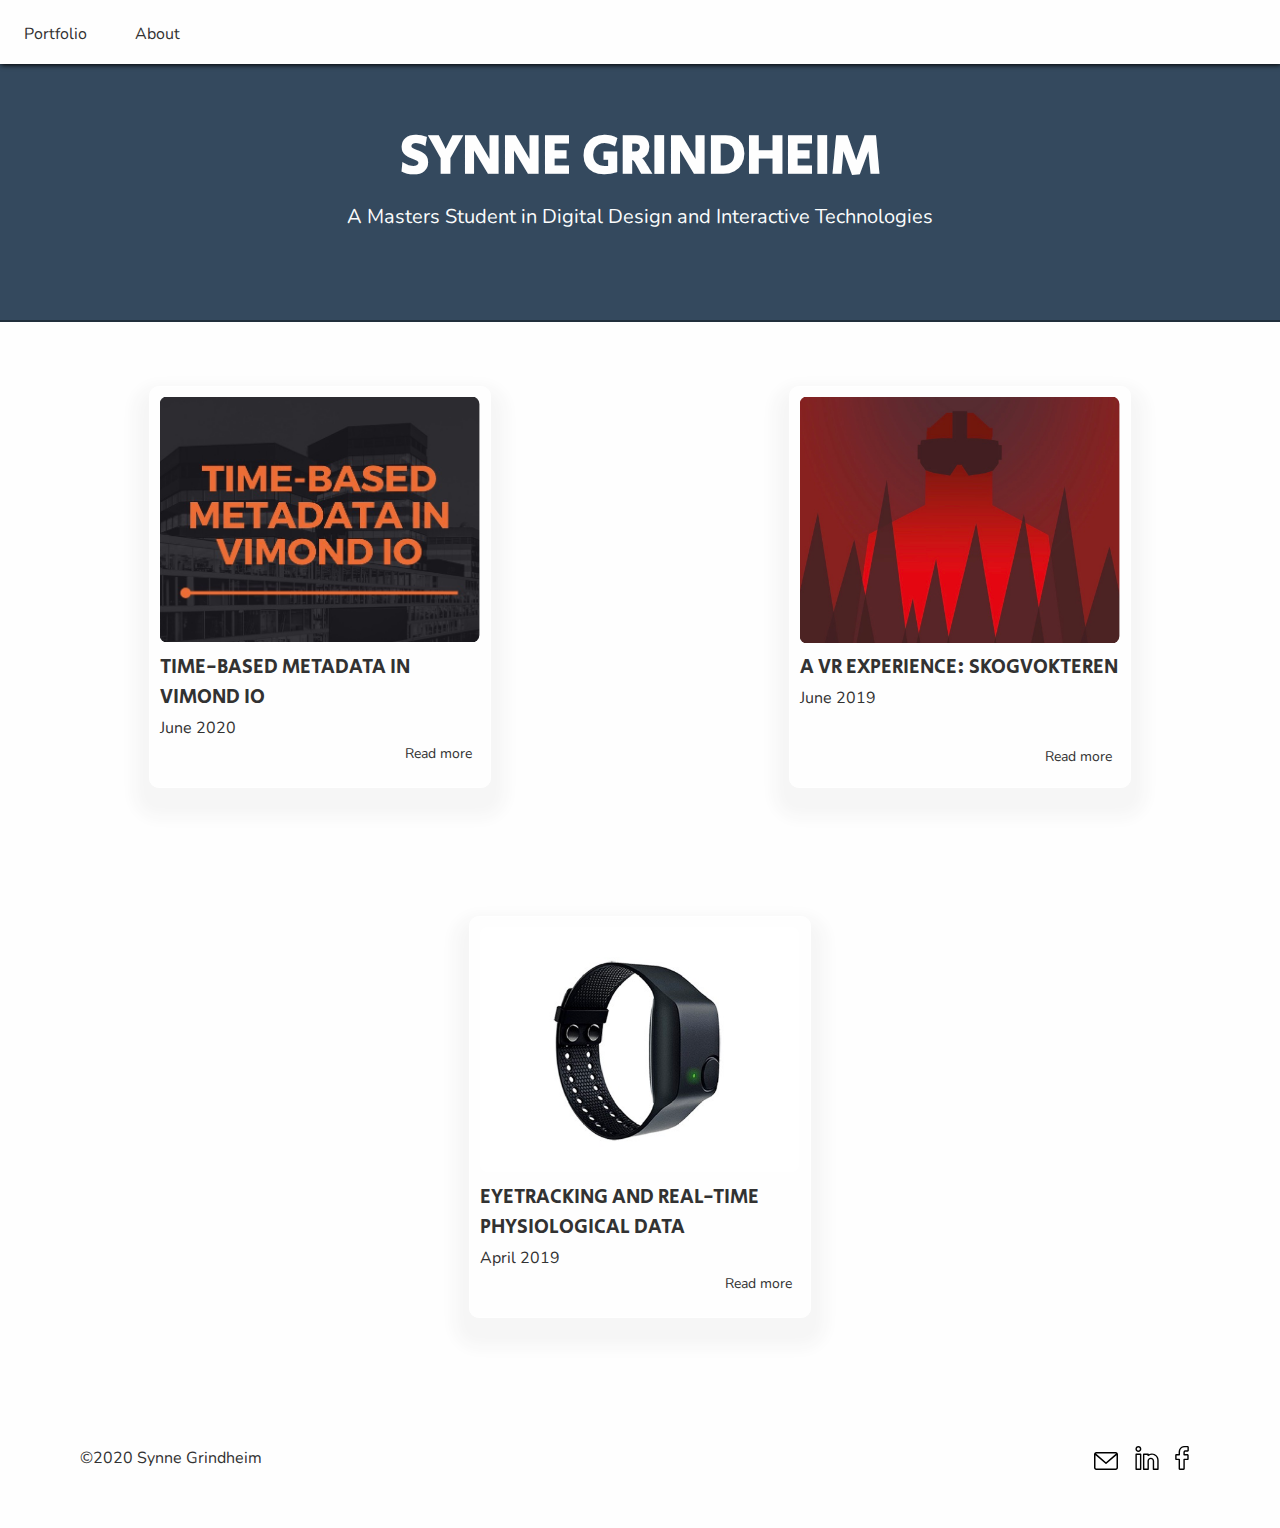
<file: index.html>
<!DOCTYPE html>
<html lang="en" dir="ltr">
  <head>
    <link rel="stylesheet" href="styles.css">
    <meta charset="utf-8">
    <title>Portfolio - Synne Grindheim</title>
  </head>
  <body>

    <div class="hele">

      <div class="header">

        <ul>
          <li><a href="index.html">Portfolio</a></li>
          <li><a href="about.html">About</a></li>
        </ul>

        <h1>SYNNE GRINDHEIM</h1>
        <a id="stilling">A Masters Student in Digital Design and Interactive Technologies</a>

      </div>

      <div class="background" id="homeBackground">

        <div class="prosjekt">
          <div class="bilde">
            <a href="vimondIO.html"><img src="Vimo.jpeg" alt="Vimond IO" class="image"></a>
          </div>
          <div class="bildetekst">
            <a href="vimondIO.html">TIME-BASED METADATA IN VIMOND IO</a>
          </div>
          <div class="bildetekstDato">
            <a>June 2020</a>
          </div>
          <div class="bildetekstRead">
            <a id="read" href="vimondIO.html">Read more</a>
          </div>
        </div>

        <div class="prosjekt">
          <div class="bilde">
            <a href="VR.html"><img src="skogvokteren1.jpeg" alt="Skogvokteren" class="image"></a>
          </div>
          <div class="bildetekst">
            <a href="VR.html" style"text-decoration: none">A VR EXPERIENCE: SKOGVOKTEREN</a>
          </div>
          <div class="bildetekstDato">
            <a>June 2019</a>
          </div>
          <div class="bildetekstRead" id="readNed">
            <a id="read" href="VR.html">Read more</a>
          </div>
        </div>

        <div class="prosjekt">
          <div class="bilde">
            <a href="vgstories.html"><img src="Empatica 3.jpeg" alt="xx" class="image"></a>
          </div>
          <div class="bildetekst">
            <a href="vgstories.html">EYETRACKING AND REAL-TIME PHYSIOLOGICAL DATA</a>
          </div>
          <div class="bildetekstDato">
            <a>April 2019</a>
          </div>
          <div class="bildetekstRead">
            <a id="read" href="vgstories.html">Read more</a>
          </div>
        </div>
      </div>



      <div class="footer">
        <div id="name">
          <a>©2020 Synne Grindheim</a>
        </div>

        <div class="links">
          <div id="links1">
            <a href="mailto:synne.grindheim@gmail.com" target="_blank"><img src="mail.svg" alt="Email"></a>
          </div>
          <div id="links2">
            <a href="https://www.linkedin.com/in/synne-grindheim-919555173/" target="_blank"><img src="linkedin.svg" alt="LinkedIn"></a>
          </div>
          <div id="links3">
            <a href="https://www.facebook.com/synne.grindheim/" target="_blank"><img src="facebook.svg" alt="Facebook"></a>
          </div>
        </div>
      </div>

    </div>

  </body>
</html>
</file>
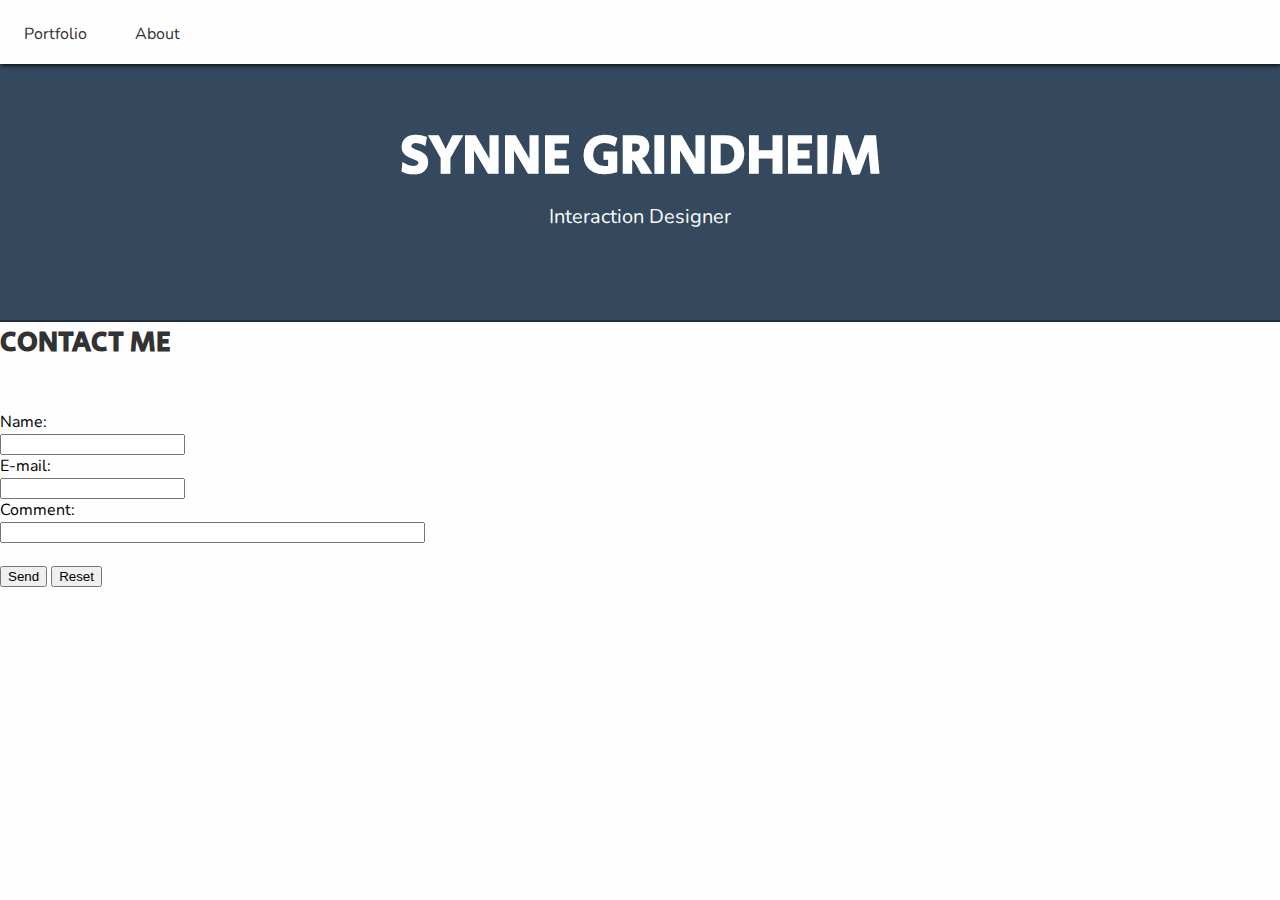
<file: contact.html>
<!DOCTYPE html>
<html lang="en" dir="ltr">
  <head>
    <link rel="stylesheet" href="styles.css">
    <meta charset="utf-8">
    <title>Contact</title>
  </head>
  <body>
    <div class="header">

      <ul>
        <li><a href="home.html">Portfolio</a></li>
        <li><a href="about.html">About</a></li>
      </ul>

      <h1>SYNNE GRINDHEIM</h1>
      <a id="stilling">Interaction Designer</a>

    </div>


    <div class="contactMe">
      <h2>CONTACT ME</h2>

      <form action="mailto:someone@example.com" method="post" enctype="text/plain">
        Name:<br>
        <input type="text" name="name"><br>
        E-mail:<br>
        <input type="text" name="mail"><br>
        Comment:<br>
        <input type="text" name="comment" size="50"><br><br>
        <input type="submit" value="Send">
        <input type="reset" value="Reset">
      </form>
    </div>

  </body>
</html>
</file>
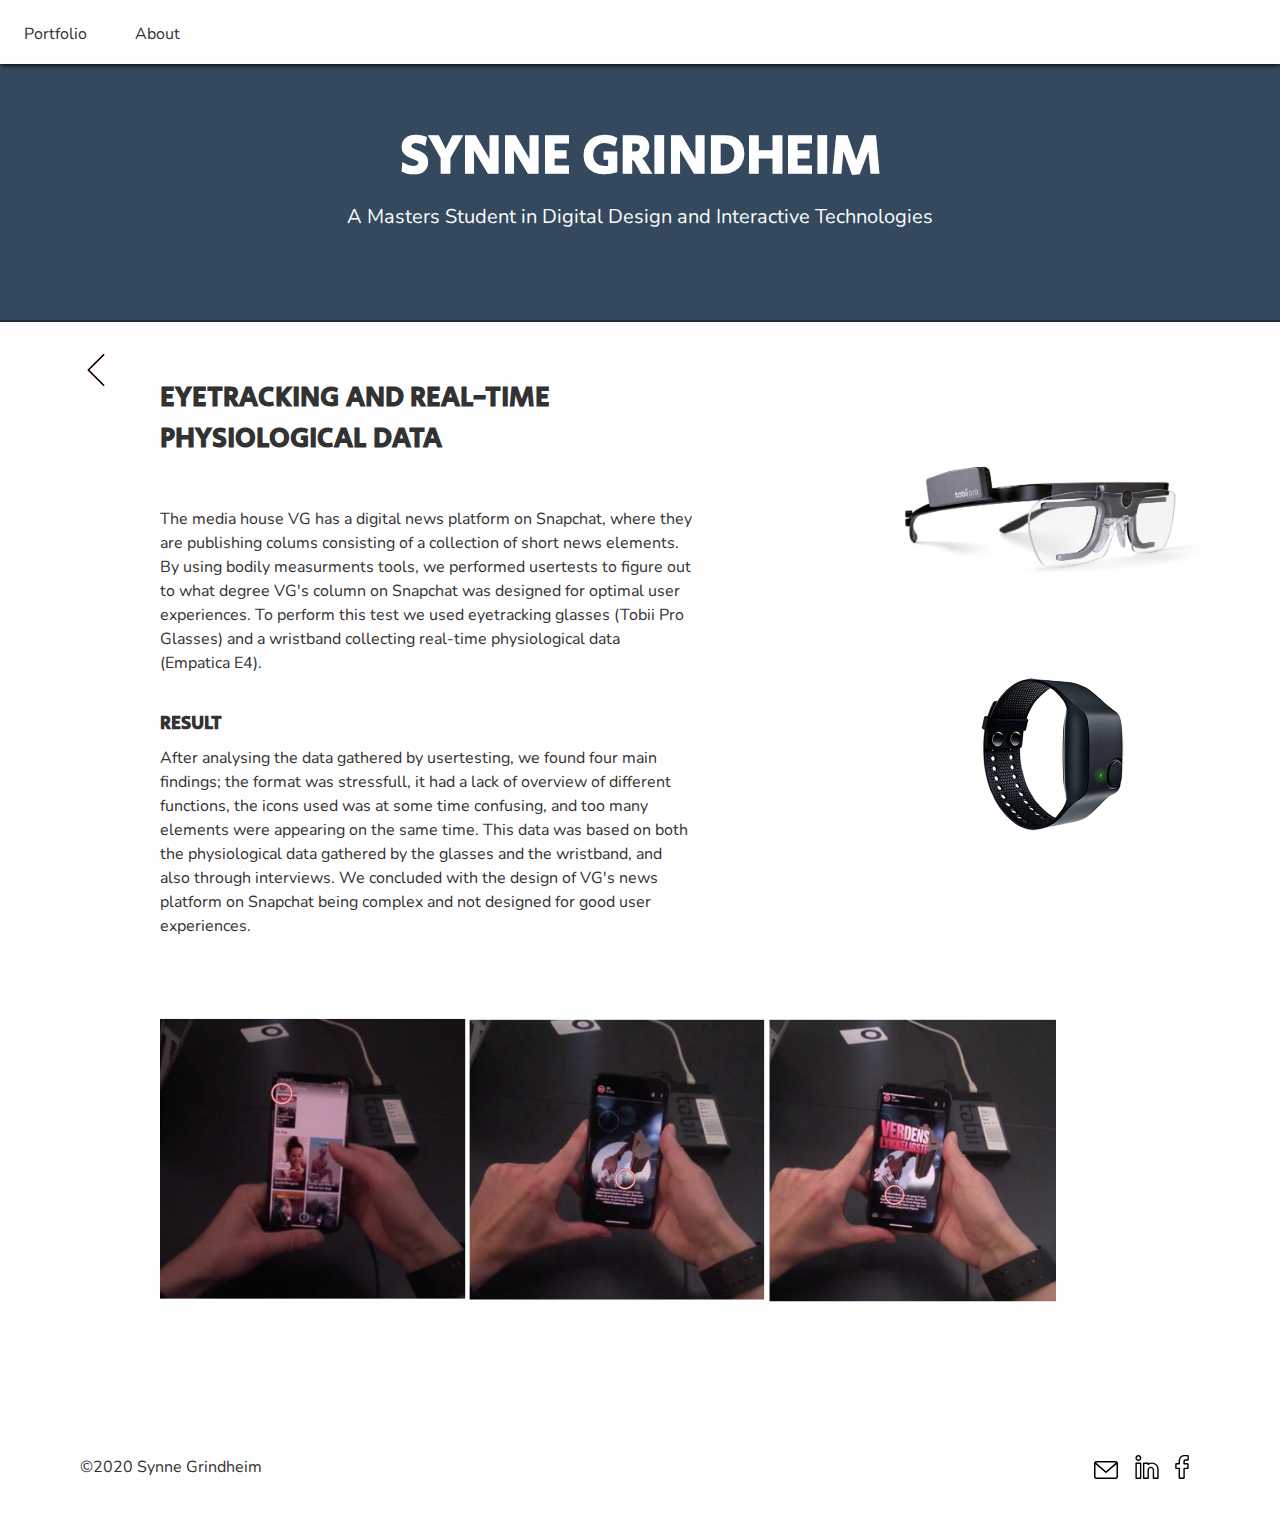
<file: vgstories.html>
<!DOCTYPE html>
<html lang="en" dir="ltr">
  <head>
    <link rel="stylesheet" href="styles.css">
    <meta charset="utf-8">
    <title>Eyetracking and physiological data</title>
  </head>
  <body>
    <div class="header">

      <ul>
        <li><a href="index.html">Portfolio</a></li>
        <li><a href="about.html">About</a></li>
      </ul>

      <h1>SYNNE GRINDHEIM</h1>
      <a id="stilling">A Masters Student in Digital Design and Interactive Technologies</a>

    </div>

    <div class="back">
      <a href="index.html"><img src="pil.svg" id="pil"></a>
    </div>

    <div class="background" id="vgBackground">
      <div class="vg">
        <div class="vgText">
          <div class="vgH2">
            <h2>EYETRACKING AND REAL-TIME PHYSIOLOGICAL DATA</h2>
          </div>
          <div class="vgA">
            <a>The media house VG has a digital news platform on Snapchat, where they are publishing
              colums consisting of a collection of short news elements. By using bodily measurments tools, we performed
              usertests to figure out to what degree VG's column on Snapchat was designed for optimal user experiences.
              To perform this test we used eyetracking glasses (Tobii Pro Glasses) and a wristband collecting real-time
              physiological data (Empatica E4).
            </div>
            <div class="vgH3">
              <h3>RESULT</h3>
              After analysing the data gathered by usertesting, we found four main findings; the format was stressfull,
              it had a lack of overview of different functions, the icons used was at some time confusing, and too many
              elements were appearing on the same time. This data was based on both the physiological data gathered by the
              glasses and the wristband, and also through interviews. We concluded with the design of VG's news platform
              on Snapchat being complex and not designed for good user experiences.
            </a>
            </div>
        </div>

        <div class="vgPic">
          <img id="vgPic1" src="eyetracking.jpeg">
          <img id="vgPic2" src="Empatica.png">
        </div>
      </div>

      <div class="vg">
          <img id="vgPic3" src="blikksporing.png">
      </div>

      <div class="annenFooter">
        <div id="name">
          <a>©2020 Synne Grindheim</a>
        </div>
        <div class="links">
          <div id="links1">
            <a href="mailto:synne.grindheim@gmail.com" target="_blank"><img src="mail.svg" alt="Email"></a>
          </div>
          <div id="links2">
            <a href="https://www.linkedin.com/in/synne-grindheim-919555173/" target="_blank"><img src="linkedin.svg" alt="LinkedIn"></a>
          </div>
          <div id="links3">
            <a href="https://www.facebook.com/synne.grindheim/" target="_blank"><img src="facebook.svg" alt="Facebook"></a>
          </div>
        </div>
      </div>
    </div>
  </body>
</html>
</file>
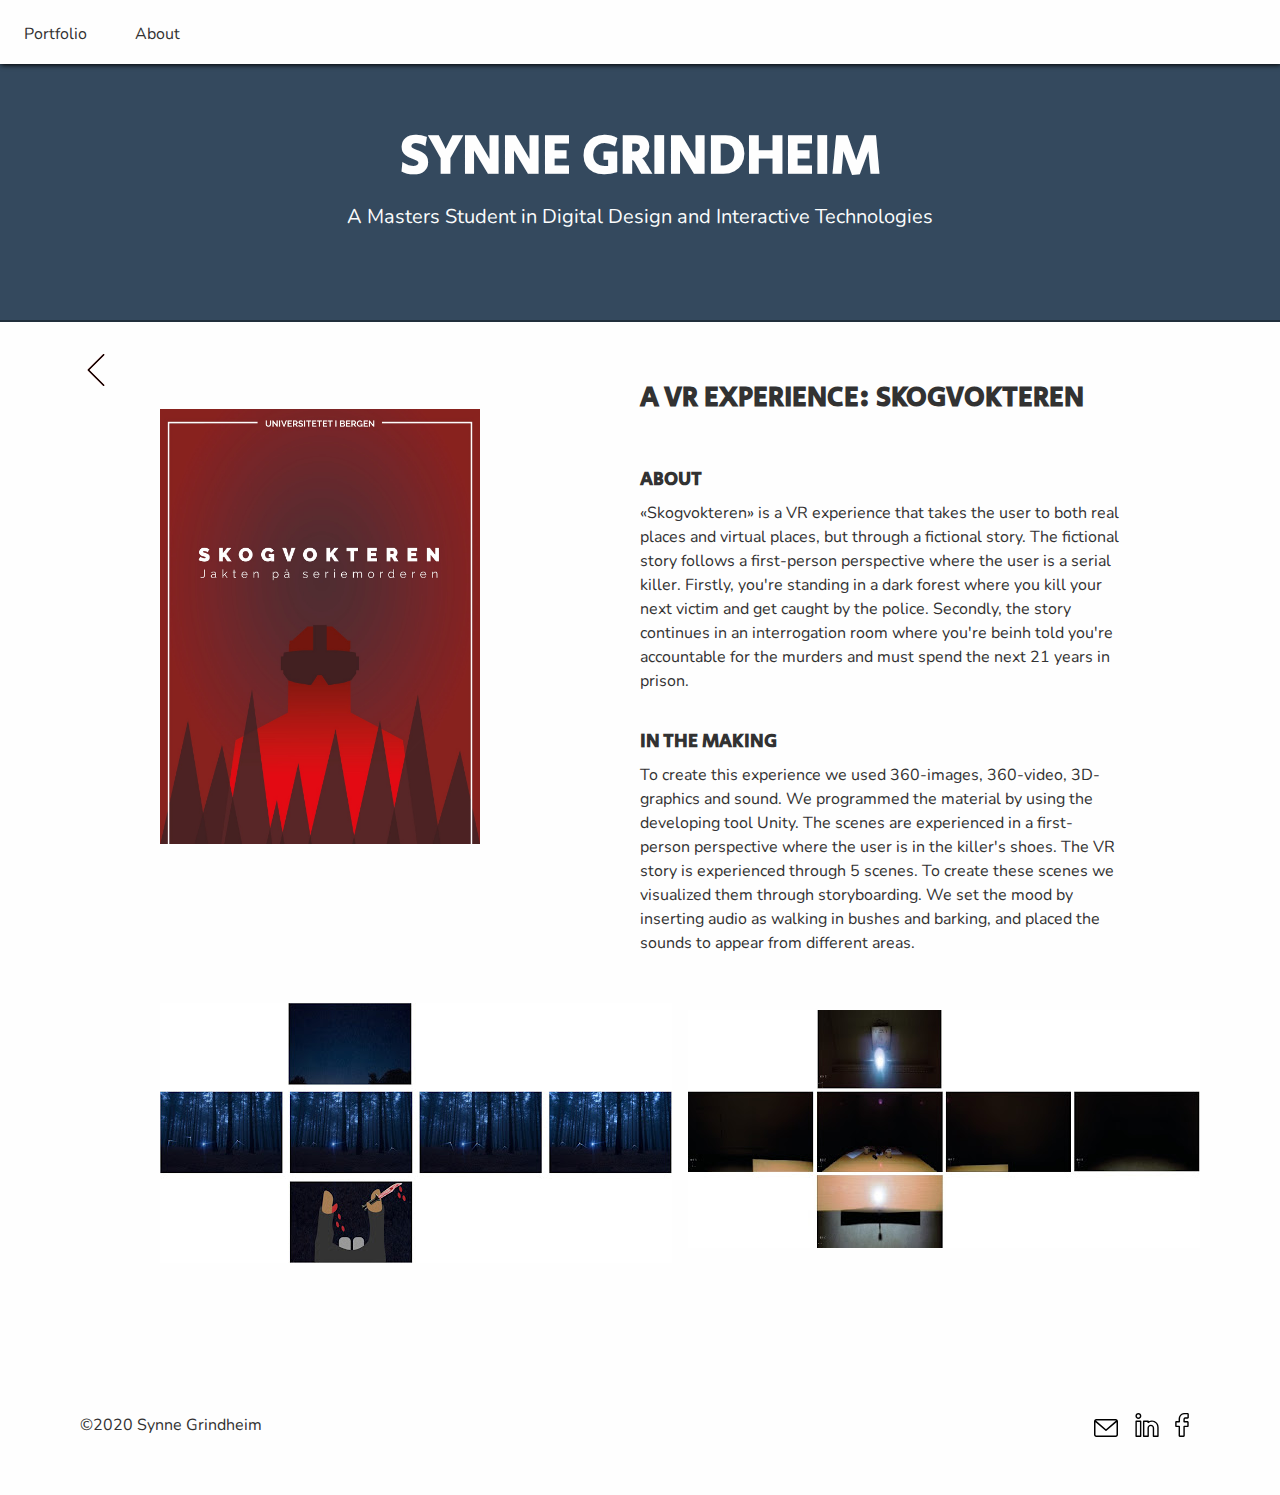
<file: VR.html>
<!DOCTYPE html>
<html lang="en" dir="ltr">
  <head>
    <link rel="stylesheet" href="styles.css">
    <meta charset="utf-8">
    <title>A VR Experience: Skogvokteren</title>
  </head>
  <body>
    <div class="header">

      <ul>
        <li><a href="index.html">Portfolio</a></li>
        <li><a href="about.html">About</a></li>
      </ul>

      <h1>SYNNE GRINDHEIM</h1>
      <a id="stilling">A Masters Student in Digital Design and Interactive Technologies</a>

    </div>

    <div class="back">
      <a href="index.html"><img src="pil.svg" id="pil"></a>
    </div>

    <div class="background" id="vrBackground">
      <div class="skogvokteren">
        <div class="picSkog">
          <img id="picSkog" src="skogvokteren1.jpg" alt="Skogvokteren">
        </div>

        <div class="textSkog">
          <div class="SkogvokterenH2">
            <h2>A VR EXPERIENCE: SKOGVOKTEREN</h2>
          </div>

          <div class="SkogvokterenH3">
            <h3>ABOUT</h3>
          </div>

          <div class="SkogvokterenA">
            <a>
              «Skogvokteren» is a VR experience that takes the user to both real places and virtual places,
              but through a fictional story. The fictional story follows a first-person perspective where
              the user is a serial killer. Firstly, you're standing in a dark forest where you kill your next victim
              and get caught by the police. Secondly, the story continues in an interrogation room where you're
              beinh told you're accountable for the murders and must spend the next 21 years in prison.
            </a>
          </div>

          <div class="SkogvokterenH3">
            <h3>IN THE MAKING</h3>
          </div>

          <div class="SkogvokterenA">
            <a>
              To create this experience we used 360-images, 360-video, 3D-graphics and sound. We programmed the
              material by  using the developing tool Unity. The scenes are experienced in a first-person perspective
              where the user is in the killer's shoes. The VR story is experienced through 5 scenes. To create these
              scenes we visualized them through storyboarding. We set the mood by inserting audio as walking in bushes and barking,
              and placed the sounds to appear from different areas.
            </a>
          </div>
        </div>
      </div>

      <div class="skogvokteren" id="skogvokteren2">
        <div class="picSkog2">
          <img id="picSkog2" src="storyb1.jpg" alt="Skogvokteren">
        </div>
        <div class="picSkog2">
          <img id="picSkog3" src="storyb.jpg" alt="Skogvokteren">
        </div>
      </div>

      <div class="annenFooter">
        <div id="name">
          <a>©2020 Synne Grindheim</a>
        </div>
        <div class="links">
          <div id="links1">
            <a href="mailto:synne.grindheim@gmail.com" target="_blank"><img src="mail.svg" alt="Email"></a>
          </div>
          <div id="links2">
            <a href="https://www.linkedin.com/in/synne-grindheim-919555173/" target="_blank"><img src="linkedin.svg" alt="LinkedIn"></a>
          </div>
          <div id="links3">
            <a href="https://www.facebook.com/synne.grindheim/" target="_blank"><img src="facebook.svg" alt="Facebook"></a>
          </div>
        </div>
      </div>
    </div>
  </body>
</html>
</file>
<file: styles.css>
@import url('https://fonts.googleapis.com/css2?family=Nunito&family=Secular+One&display=swap');

body {
  font-family: 'Nunito', sans-serif;
  margin: 0;
  background-color: #FEFEFE;
}

a {
  color: #323232;
  line-height: 1.5;
  text-decoration: none;
}

.hele {
    display: flex;
    flex-wrap: wrap;
}

.header {
  background-color: #34495E ;
  height: 20pc;
  display: flex;
  flex-direction: column;
  text-align: center;
  border-bottom: 2px solid #212F3C;
  width: 100%;
}

li {
  display: inline;
  float: left;
  margin-top: 0.5pc;
  margin-left: 0.5pc;
  margin-right: 0.5pc;
}

ul {
  list-style-type: none;
  margin-top: 0;
  padding: 0;
  overflow: hidden;
  background-color: #FEFEFE;
  box-shadow: 1px 1px 5px black;
  height: 4pc;
}

li a {
  display: block;
  text-align: center;
  padding: 14px 16px;
  text-decoration: none;
}

li a:hover {
  color: #5D6D7E;
}

h1 {
  font-family:'Secular One';
  font-size: 55px;
  color: #FEFEFE;
}

#stilling {
  margin-top: -2pc;
  color: #FBFCFC;
  font-size: 20px;
}

#homeBackground {
  width: 100%;
  margin-bottom: 0;
}

.background {
  display: flex;
  flex-direction: row;
  flex-wrap: wrap;
  justify-content: space-around;
}

.prosjekt {
  margin: 4pc;
  margin-bottom: 4pc;
  width: 340px;
  height: 400px;
  border: solid thin white;
  border-radius: 10px 10px 10px 10px;
  box-shadow: 0 15px 15px 15px #F6F6F6;
}

.prosjekt:hover {
  transform: scale(1.1);
  transition: .3s ease;
  box-shadow: 0 15px 15px 15px #F6F6F6;
}

.prosjekt img {
  width: 320px;
  height: auto;
  border-radius: 17px 17px 17px 17px;
  padding: 0.6pc;
}

.bildetekst {
  font-size: 20px;
  font-family: 'Secular One';
  padding: 0.6pc;
  margin-top: -1pc;
}

.bildetekstDato {
  padding: 0.6pc;
  margin-top: -1pc;
}

#readNed {
  margin-top: 1pc;
}

.bildetekstRead {
  padding: 0.6pc;
  margin-top: -1pc;
}

#read {
  color: #323232;;
  text-decoration: none;
  font-size: 14px;
  display: flex;
  justify-content: flex-end;
  margin-right: 0.5pc;
}

#read:hover {
  color: grey;
}

.footer {
  display: flex;
  flex-direction: row;
  justify-content: space-between;
  width: 100%;
  margin-left: 5pc;
  margin-right: 5pc;
  margin-bottom: 3pc;
  margin-top: 4pc;
}

.links {
  display: flex;
  flex-direction: row;
  justify-content: space-around;
  width: 7pc;
}

.links img {
  width: 1.5pc;
}

#links1 {
  margin-top: 0.2pc;
  margin-right: 0.4pc;
}

/*ABOUT*/
.meHele {
  display: flex;
  flex-wrap: wrap;
  flex-direction: row;
}

.me {
  padding-left: 10pc;
  padding-top: 1pc;
}

#synne {
  width: 280px;
  height: auto;
  padding-left: 4pc;
}

#meText {
width: 400px;
padding-right: 10pc;
}

#CV {
  color: #181818;
  text-decoration: none;
  border: solid 2px;
  border-radius: 25px 25px 25px 25px;
  padding: 10px;
}

.annenFooter {
  display: flex;
  flex-direction: row;
  justify-content: space-between;
  margin-bottom: 3pc;
  margin-left: 5pc;
  margin-right: 5pc;
  margin-top: 4pc;
}

/*VIMOND IO*/
.back {
  width: 2pc;
  margin-left: 5pc;
  margin-top: 2pc;
}

#vimondBackground {
  display: flex;
  flex-direction: column;
  flex-wrap: wrap;
}

.vimond {
  height: auto;
  display: flex;
  flex-direction: row;
  flex-wrap: wrap;
}

.vimondText {
  flex:2;
}

.vimondPic {
  flex:1;
}

.vimondOverskrift {
  font-family:'Secular One';
  margin-top: 0pc;
  font-size: 28px;
  margin-bottom: 3pc;
  color: #323232;
  padding-left: 10pc;
}

.vimondH3{
  padding-left: 10pc;
  padding-right: 10pc;
}

.vimondH4{
  padding-left: 10pc;
  padding-right: 10pc;
}

.vimondA {
  padding-left: 10pc;
  padding-right: 10pc;
  padding-bottom: 1pc;
}

#picVimo {
  width: 20pc;
  margin-top: 3pc;
}
#picVimo2 {
  width: 20pc;
  padding-left: 10pc;
  padding-top: 1pc;
}
#picVimo3 {
  width: 20pc;
  padding-left: 10pc;
  padding-top: 1pc;
}
.vimondH32 {
  padding-left: 10pc;
  padding-top: 3pc;
}

#picVimo4 {
  width: 100%;
  padding-top: 2pc;
  padding-bottom: 5pc;
}

#link:hover {
  color: #787878;
}

h2 {
  font-family:'Secular One';
  margin-top: 0pc;
  font-size: 28px;
  margin-bottom: 3pc;
  color: #323232;
}

h3 {
  margin-bottom: 0.5pc;
  font-family:'Secular One';
  color: #323232;
}

h4 {
  font-family:'Secular One';
  color: #787878;
}

/*SKOGVOKTEREN*/
#vrBackground {
  display: flex;
  flex-direction: column;
  flex-wrap: wrap;
}

.skogvokteren {
  height: auto;
  display: flex;
  flex-direction: row;
  flex-wrap: wrap;
}

.picSkog {
  flex:1;
}

.textSkog {
  flex: 2;
}

.SkogvokterenH2 {
  padding-left: 10pc;
  padding-right: 10pc;
  margin-top: -1pc;
}

.SkogvokterenH3{
  padding-left: 10pc;
  padding-right: 10pc;
}

.SkogvokterenA {
  padding-left: 10pc;
  padding-right: 10pc;
  padding-bottom: 1pc;
}

#picSkog {
  width: 20pc;
  padding-left: 10pc;
  margin-top: 1pc;
}

#skogvokteren2 {
  padding-left: 10pc;
}

.picSkog2 {
  padding-top: 2pc;
  padding-bottom: 5pc;
}

#picSkog3 {
  padding-top: 0.45pc;
  padding-left: 1pc;
}

/*VGstories*/
#vgBackground {
  display: flex;
  flex-wrap: wrap-reverse;
  flex-direction: column;
}

.vg {
  height: auto;
  display: flex;
  flex-direction: row;
  flex-wrap: wrap;
}

.vgText {
  flex:2;
}

.vgPic {
  flex: 1;
}

.vgH2 {
  padding-left: 10pc;
  padding-right: 10pc;
  margin-top: -1pc;
}

.vgH3{
  padding-left: 10pc;
  padding-right: 10pc;
}

.vgA {
  padding-left: 10pc;
  padding-right: 10pc;
  padding-bottom: 1pc;
}

#vgPic1 {
  width: 25pc;
  margin-top: 1pc;
}
#vgPic2 {
  width: 25pc;
  margin-top: 1pc;
}

#vgPic3 {
  width: 70%;
  padding-left: 10pc;
  padding-top: 5pc;
  padding-bottom: 7pc;
}
</file>
